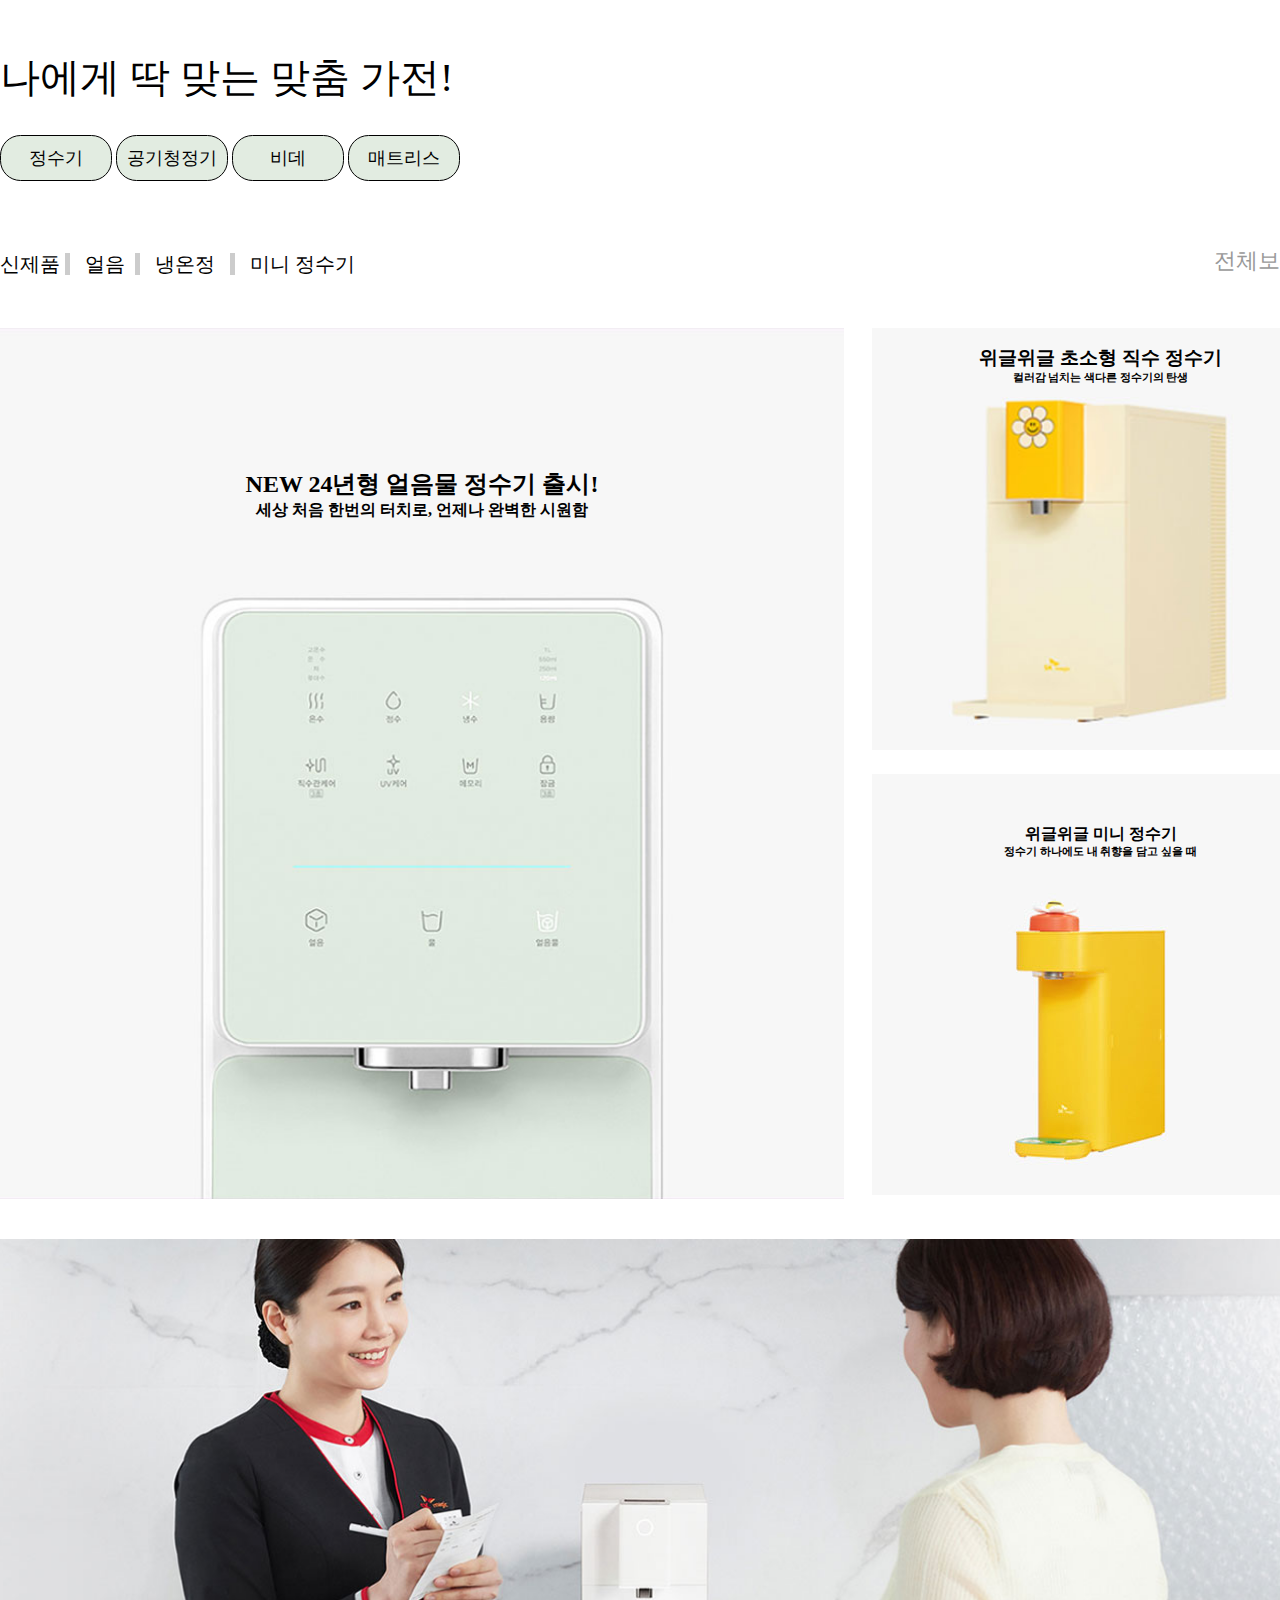
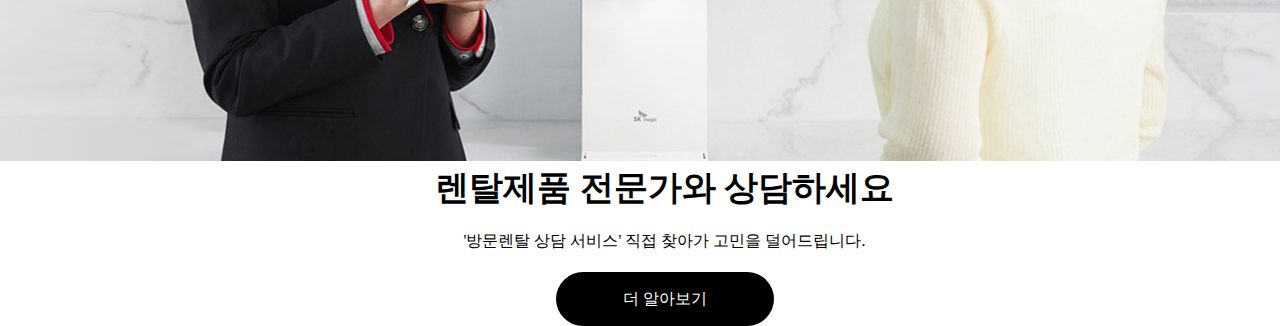
<file: index.html>
<!DOCTYPE html>
<html lang="ko">
<head>
    <meta charset="UTF-8">
    <meta name="viewport" content="width=device-width, initial-scale=1.0">
    <title>연습</title>
    <link rel="stylesheet" href="css/1.css" />
    

</head>
<body>
  <div class="item">
    <p>나에게 딱 맞는 맞춤 가전!</p>
    <div class="menu">
      <span>정수기</span>
    <span>공기청정기</span>
    <span>비데</span>
    <span>매트리스</span>
      <div class="menu_all">
        <div class="menu_001">
          <p>신제품&nbsp;<a>&nbsp;</a>&nbsp;&nbsp;&nbsp;얼음&nbsp;&nbsp;<a>&nbsp;</a>&nbsp;&nbsp;&nbsp;냉온정&nbsp;&nbsp;&nbsp;<a>&nbsp;</a>&nbsp;&nbsp;&nbsp;미니 정수기<p/>
            <li>전체보기 ></li>
        </div>
      </div>
      
    </div>
    <div class="item_456">
      <div class="item_01">
        <img src="img/Untitled-1.jpg" alt="이미지" />
        <div class="text">
          <h1>★행사★원코크 얼음물 정수기_셀프관리<a>&nbsp;&nbsp;&nbsp;&nbsp;&nbsp;&nbsp;&nbsp;&nbsp;&nbsp;&nbsp;&nbsp;&nbsp;&nbsp;&nbsp;&nbsp;&nbsp;&nbsp;&nbsp;&nbsp;&nbsp;&nbsp;&nbsp;&nbsp;&nbsp;&nbsp;&nbsp;&nbsp;&nbsp;&nbsp;&nbsp;&nbsp;&nbsp;&nbsp;&nbsp;&nbsp;&nbsp;&nbsp;&nbsp;&nbsp;&nbsp;&nbsp;&nbsp;&nbsp;&nbsp;&nbsp;&nbsp;&nbsp;&nbsp;&nbsp;&nbsp;&nbsp;&nbsp;&nbsp;&nbsp;&nbsp;&nbsp;&nbsp;&nbsp;&nbsp;&nbsp;&nbsp;&nbsp;&nbsp;&nbsp;&nbsp;&nbsp;&nbsp;&nbsp;&nbsp;&nbsp;&nbsp;&nbsp;&nbsp;&nbsp;&nbsp;&nbsp;&nbsp;&nbsp;&nbsp;&nbsp;&nbsp;&nbsp;&nbsp;&nbsp;&nbsp;&nbsp;&nbsp;&nbsp;&nbsp;&nbsp;&nbsp;&nbsp;&nbsp;&nbsp;&nbsp;&nbsp;렌탈 월38,900</a></h1>
        </div>
        <div class="text_001">
          <h2>NEW 24년형 얼음물 정수기 출시!</h2>
          <h4>세상 처음 한번의 터치로, 언제나 완벽한 시원함</h4>
        </div>
      </div>
      <!--  -->
        <div class="menu_123">
      <div class="item_02">
          <img src="img/Untitled-2.jpg" alt="이미지" />
          <div class="text">
            <h1>SK매직X위글위글 초소형 직수 정수기_셀프관리<a>&nbsp;&nbsp;&nbsp;&nbsp;&nbsp;&nbsp;&nbsp;&nbsp;&nbsp;&nbsp;&nbsp;&nbsp;&nbsp;&nbsp;&nbsp;&nbsp;&nbsp;&nbsp;렌탈 월 38,900</a></h1>
          </div>
          <div class="text_002">
            <h3>위글위글 초소형 직수 정수기</h3>
            <h6>컬러감 넘치는 색다른 정수기의 탄생</h6>
          </div> <!-- .text_002 -->
        </div><!--.item_02 -->
        <!--  -->
      <div class="item_03">
          <img src="img/Untitled-3.jpg" alt="이미지" />
          <div class="text">
            <h1>SK매직X위글위글 미니 정수기_셀프관리<a>&nbsp;&nbsp;&nbsp;&nbsp;&nbsp;&nbsp;&nbsp;&nbsp;&nbsp;&nbsp;&nbsp;&nbsp;&nbsp;&nbsp;&nbsp;&nbsp;&nbsp;&nbsp;&nbsp;&nbsp;&nbsp;&nbsp;&nbsp;&nbsp;&nbsp;&nbsp;렌탈 월15,900</a></h1>
          </div>
          <div class="text_003">
            <h4>위글위글 미니 정수기</h4>
            <h6>정수기 하나에도 내 취향을 담고 싶을 때</h6>
          </div> <!-- .text_003 -->
        </div><!--.item_03 -->
        </div>
    </div>
    <div class="item_04">
      <img src="img/Untitled-4.jpg" alt="이미지" />
      <div class="text_04">
        <h1>렌탈제품 전문가와 상담하세요</h1>
        <p>'방문렌탈 상담 서비스' 직접 찾아가 고민을 덜어드립니다.</p>
        <li>더 알아보기</li>
      </div>
    </div>
</body>
</html>
</file>
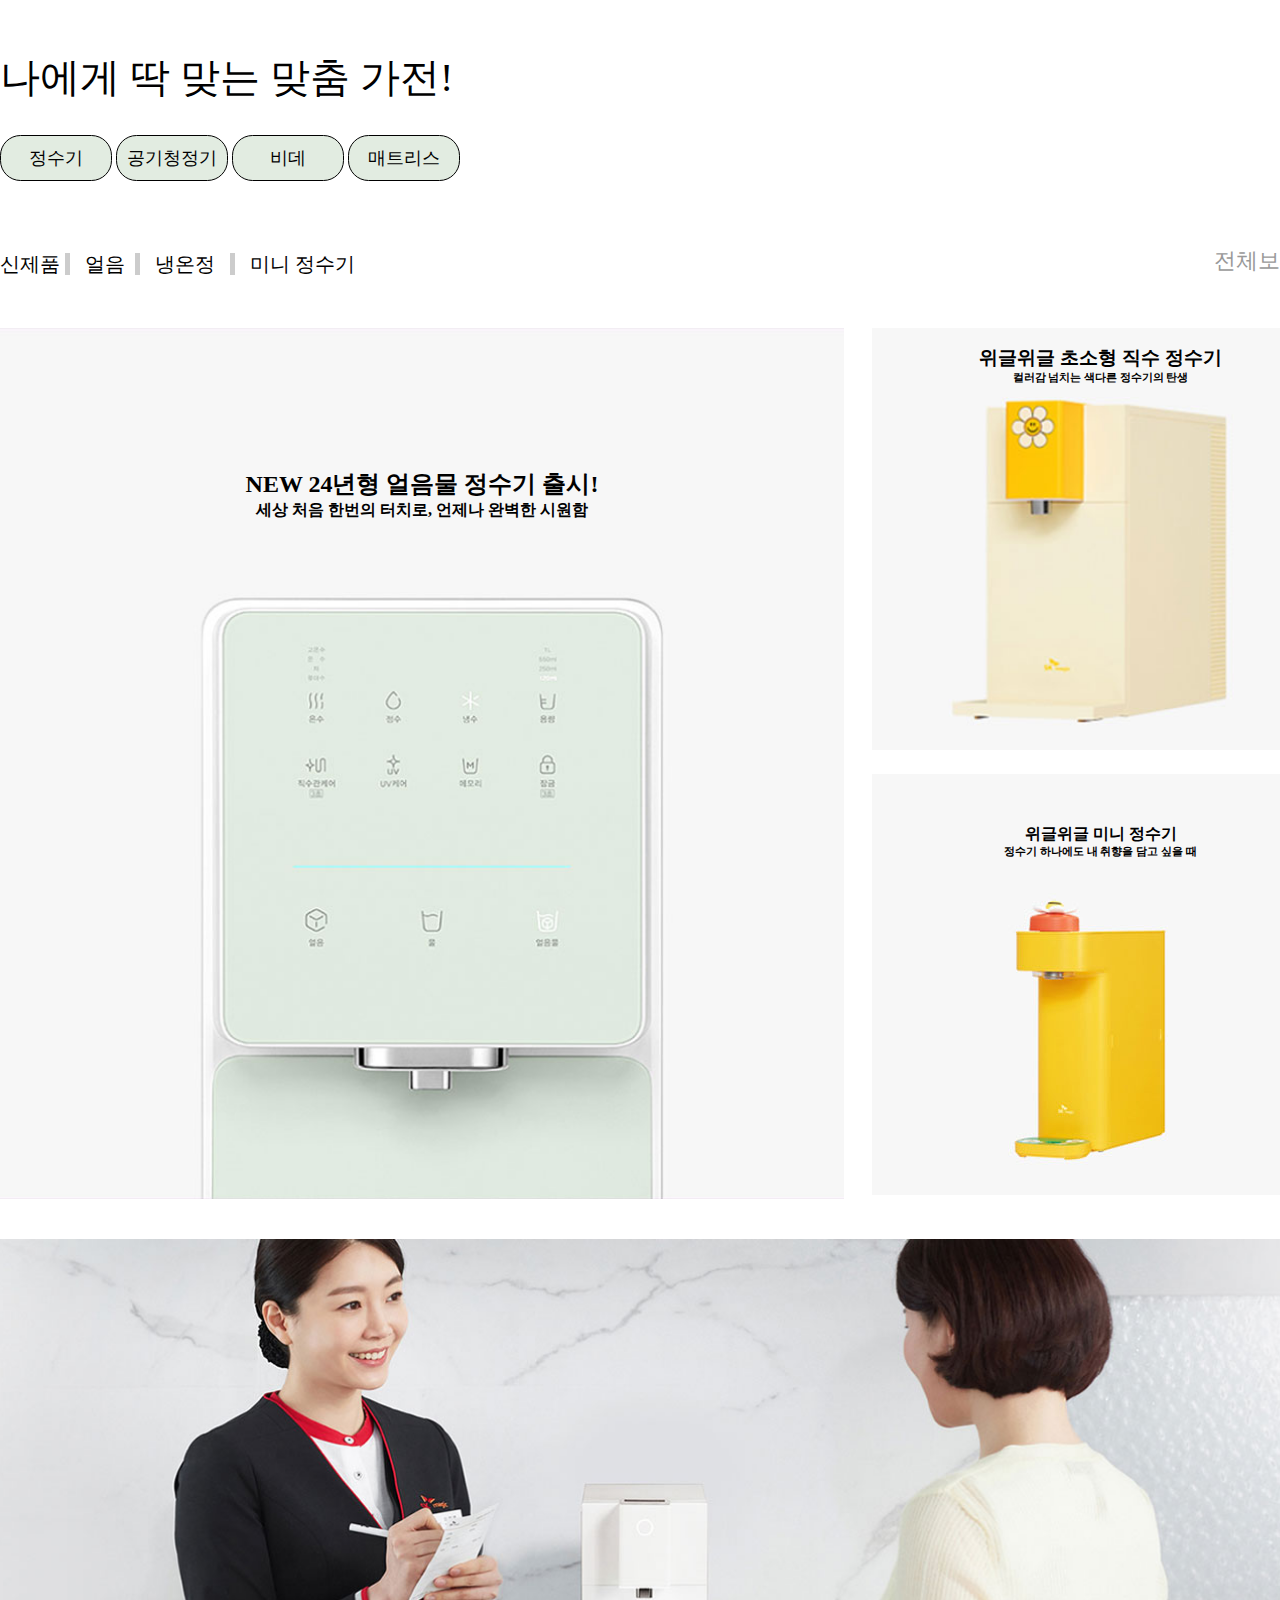
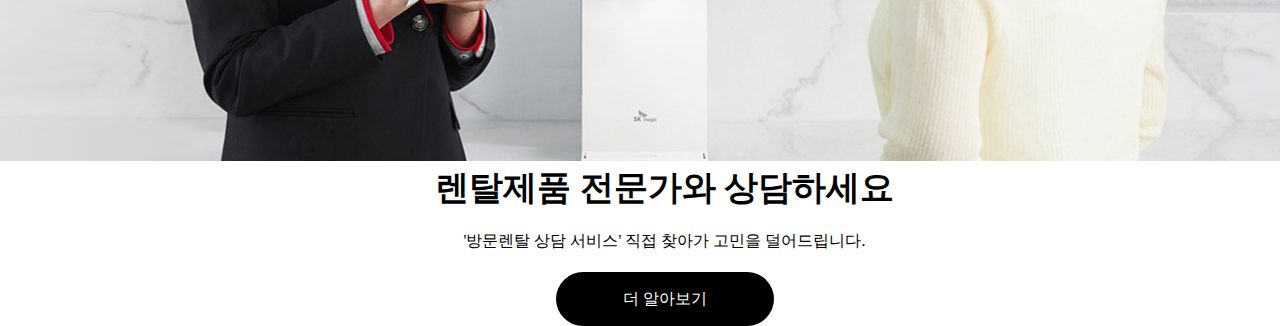
<file: 웹사이트.html>
<!DOCTYPE html>
<html lang="ko">
<head>
    <meta charset="UTF-8">
    <meta name="viewport" content="width=device-width, initial-scale=1.0">
    <title>연습</title>
    <link rel="stylesheet" href="css/1.css" />
    

</head>
<body>
  <div class="item">
    <p>나에게 딱 맞는 맞춤 가전!</p>
    <div class="menu">
      <span>정수기</span>
    <span>공기청정기</span>
    <span>비데</span>
    <span>매트리스</span>
      <div class="menu_all">
        <div class="menu_001">
          <p>신제품&nbsp;<a>&nbsp;</a>&nbsp;&nbsp;&nbsp;얼음&nbsp;&nbsp;<a>&nbsp;</a>&nbsp;&nbsp;&nbsp;냉온정&nbsp;&nbsp;&nbsp;<a>&nbsp;</a>&nbsp;&nbsp;&nbsp;미니 정수기<p/>
            <li>전체보기 ></li>
        </div>
      </div>
      
    </div>
    <div class="item_456">
      <div class="item_01">
        <img src="img/Untitled-1.jpg" alt="이미지" />
        <div class="text">
          <h1>★행사★원코크 얼음물 정수기_셀프관리<a>&nbsp;&nbsp;&nbsp;&nbsp;&nbsp;&nbsp;&nbsp;&nbsp;&nbsp;&nbsp;&nbsp;&nbsp;&nbsp;&nbsp;&nbsp;&nbsp;&nbsp;&nbsp;&nbsp;&nbsp;&nbsp;&nbsp;&nbsp;&nbsp;&nbsp;&nbsp;&nbsp;&nbsp;&nbsp;&nbsp;&nbsp;&nbsp;&nbsp;&nbsp;&nbsp;&nbsp;&nbsp;&nbsp;&nbsp;&nbsp;&nbsp;&nbsp;&nbsp;&nbsp;&nbsp;&nbsp;&nbsp;&nbsp;&nbsp;&nbsp;&nbsp;&nbsp;&nbsp;&nbsp;&nbsp;&nbsp;&nbsp;&nbsp;&nbsp;&nbsp;&nbsp;&nbsp;&nbsp;&nbsp;&nbsp;&nbsp;&nbsp;&nbsp;&nbsp;&nbsp;&nbsp;&nbsp;&nbsp;&nbsp;&nbsp;&nbsp;&nbsp;&nbsp;&nbsp;&nbsp;&nbsp;&nbsp;&nbsp;&nbsp;&nbsp;&nbsp;&nbsp;&nbsp;&nbsp;&nbsp;&nbsp;&nbsp;&nbsp;&nbsp;&nbsp;&nbsp;렌탈 월38,900</a></h1>
        </div>
        <div class="text_001">
          <h2>NEW 24년형 얼음물 정수기 출시!</h2>
          <h4>세상 처음 한번의 터치로, 언제나 완벽한 시원함</h4>
        </div>
      </div>
      <!--  -->
        <div class="menu_123">
      <div class="item_02">
          <img src="img/Untitled-2.jpg" alt="이미지" />
          <div class="text">
            <h1>SK매직X위글위글 초소형 직수 정수기_셀프관리<a>&nbsp;&nbsp;&nbsp;&nbsp;&nbsp;&nbsp;&nbsp;&nbsp;&nbsp;&nbsp;&nbsp;&nbsp;&nbsp;&nbsp;&nbsp;&nbsp;&nbsp;&nbsp;렌탈 월 38,900</a></h1>
          </div>
          <div class="text_002">
            <h3>위글위글 초소형 직수 정수기</h3>
            <h6>컬러감 넘치는 색다른 정수기의 탄생</h6>
          </div> <!-- .text_002 -->
        </div><!--.item_02 -->
        <!--  -->
      <div class="item_03">
          <img src="img/Untitled-3.jpg" alt="이미지" />
          <div class="text">
            <h1>SK매직X위글위글 미니 정수기_셀프관리<a>&nbsp;&nbsp;&nbsp;&nbsp;&nbsp;&nbsp;&nbsp;&nbsp;&nbsp;&nbsp;&nbsp;&nbsp;&nbsp;&nbsp;&nbsp;&nbsp;&nbsp;&nbsp;&nbsp;&nbsp;&nbsp;&nbsp;&nbsp;&nbsp;&nbsp;&nbsp;렌탈 월15,900</a></h1>
          </div>
          <div class="text_003">
            <h4>위글위글 미니 정수기</h4>
            <h6>정수기 하나에도 내 취향을 담고 싶을 때</h6>
          </div> <!-- .text_003 -->
        </div><!--.item_03 -->
        </div>
    </div>
    <div class="item_04">
      <img src="img/Untitled-4.jpg" alt="이미지" />
      <div class="text_04">
        <h1>렌탈제품 전문가와 상담하세요</h1>
        <p>'방문렌탈 상담 서비스' 직접 찾아가 고민을 덜어드립니다.</p>
        <li>더 알아보기</li>
      </div>
    </div>
</body>
</html>
</file>
<file: css/1.css>
@charset "utf-8" ;

* {
    margin: 0;
    padding: 0;
}
li {
    list-style: none;
}
a {
    text-decoration: none;
    color: inherit;
}
.item {
    width: 1329px;
    height: 846px;
    margin: 0 auto;
}
.item_01 {
    overflow: hidden;
}
.item .menu {
    padding-bottom: 20px;
}
.item .menu .menu_001 {
    display: flex;  
    position: relative;
}
.item .menu .menu_001 p {
    font-size: 20px;
}
.item .menu .menu_001 a {
    background-color: #ccc;
    width: -30px;
}
.item .menu .menu_all .menu_001 li {
    width: 115px;
    background-color: white;
    position: absolute;
    bottom: 32px;
    right: 0;
    color: #999999;
    font-size: 22px;
}
    
    

.item .item_01 {
    position: relative;
    width: 844px; 
}
.item_456 .item_01 span{
    display: inline-block;
    padding-bottom: 40px;
}
.item h1 {
    font-size: 40px;
}
.item p {
    font-size: 40px;
    padding-top: 50px;
    padding-bottom: 30px;
}
.item .menu span {
    background-color: #e2ece1;
    border-radius: 20.5px;
    font-size: 18px;
    width: 110px;
    height: 44px;
    display: inline-block; 
    text-align: center;
    margin-bottom: 20px;
    line-height: 44px;
    border: 1px solid black;
}
.item img {
    width: 100%;
    height: 100%;
    object-fit: cover;  
}
.item_456 .item_01 .text {
    background-color: rgba(250, 235, 215, 0.438);
    position: absolute;
    left: 0;
    bottom: 0;
    transform: translateY(100%);
    transition: 1.0s;
}
.item_456 .item_01:hover .text {
    
    transform: translateY(0%);
}
.item .item_01 .text h1 {
    font-size: 13px;
}
.item .item_01 .text a {
    font-size: 15px;
}
.text_001 {
    width: 100%;
    background-color: #f7f7f7;
    position: absolute;
    top: 140px;
    left: 0;
    text-align: center;
}
/* 2번째 시작*/
.item_02 {
    position: relative;
    overflow: hidden;
}
 .item_02 img {
    width: 100%;
    height: 421.5px; 
    padding-bottom: 10px;
}
.menu_123 .item_02 .text  {
    width: 100%;
    background-color: rgba(250, 235, 215, 0.356);
    position: absolute;
    left: 0;
    bottom: 0;
    transform: translateY(100%);
    transition: 1.0s;
}
.menu_123 .item_02:hover .text  { 
    transform: translateY(0%);
}
.menu_123 .item_02 .text h1 {
    font-size: 12px;
}
.menu_123 .item_02 .text a {
    font-size: 15px;
}
.text_002 {
    background-color: #f7f7f7;
    width: 100%;
    text-align: center;
    position: absolute;
    top: 17px;
    left: 0;
}
/* 3번째 시작 */
.item_03 {
    position: relative;
    overflow: hidden;
    
}
.item_03 img {
    width: 457px;
    height: 421.5px;
    padding-top: 10px;
    
}
.menu_123 .item_03 .text {
    width: 100%;
    background-color: rgba(250, 235, 215, 0.281);
    position: absolute;
    left: 0;
    bottom: 0;
    transform: translateY(100%);
    transition: 1.0s;
    
}
.menu_123 .item_03:hover .text {
    transform: translateY(0%);
    
}
.menu_123 .item_03 .text h1{
    font-size: 12px;
}
.menu_123 .item_03 .text a{
    font-size: 15px;
}
.text_003 {
    background-color: #f7f7f7;
    width: 100%;
    text-align: center;
    position: absolute;
    top: 60px;
    left: 0;
}
.item_456 {
    display: flex;
    justify-content: space-between;
}
.menu_123 {
    width: 457px;
    
    
}
.item_04 {
    width: 1329px;
    height: 522px;
    padding-top: 40px;
}
.item_04 .img {
    width: 100%;
    height: 100%;
    object-fit: cover;
}
.item_04 .text_04 {
    text-align: center;
}
.item_04 .text_04 h1 {
    font-size: 34px;
}
.item_04 .text_04 p {
    display: inline-block;
    height: 1px;
    font-size: 16px;
    margin-top: -30px;
}
.item_04 .text_04 li {
    margin: 0 auto;
    width: 218px;
    height: 54px;
    line-height: 54px;
    background-color: black;
    border-radius: 28px;
    color: white;
    margin-top: 10px; 
}
</file>
